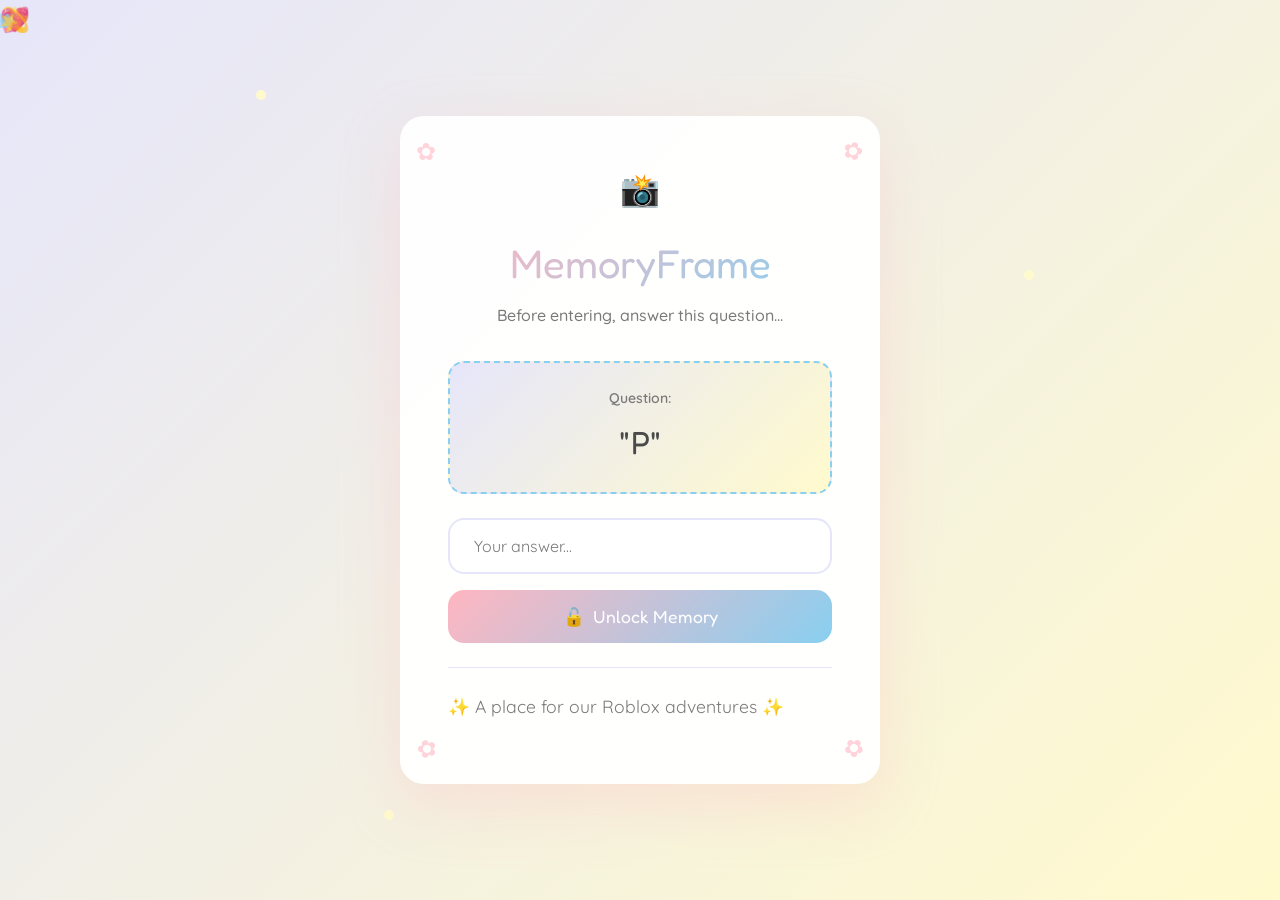
<file: index.html>
<!DOCTYPE html>
<html lang="id">
<head>
    <meta charset="UTF-8">
    <meta name="viewport" content="width=device-width, initial-scale=1.0">
    <title>MemoryFrame - Unlock Your Memories</title>
    <link rel="preconnect" href="https://fonts.googleapis.com">
    <link rel="preconnect" href="https://fonts.gstatic.com" crossorigin>
    <link href="https://fonts.googleapis.com/css2?family=Fredoka+One&family=Quicksand:wght@400;500;600;700&display=swap" rel="stylesheet">
    <link rel="stylesheet" href="css/style.css">
    <link rel="stylesheet" href="css/animations.css">
</head>
<body>
    <!-- Floating Background Elements -->
    <div class="bg-decoration">
        <div class="floating-element heart">❤</div>
        <div class="floating-element star">★</div>
        <div class="floating-element heart">💖</div>
        <div class="floating-element star">✨</div>
        <div class="floating-element heart">💕</div>
        <div class="floating-element pixel-roblox">■</div>
        <div class="floating-element star">⭐</div>
        <div class="floating-element heart">💗</div>
        <div class="floating-element pixel-roblox">◆</div>
        <div class="floating-element star">💫</div>
        <div class="sparkle sparkle-1"></div>
        <div class="sparkle sparkle-2"></div>
        <div class="sparkle sparkle-3"></div>
        <div class="sparkle sparkle-4"></div>
        <div class="sparkle sparkle-5"></div>
    </div>

    <!-- Password Gate Container (original + Firebase fallback) -->
    <div class="password-gate">
        <div class="gate-card">
            <!-- Decorative corners -->
            <div class="corner-decor top-left">✿</div>
            <div class="corner-decor top-right">✿</div>
            <div class="corner-decor bottom-left">✿</div>
            <div class="corner-decor bottom-right">✿</div>
            
            <!-- Main Content -->
            <div class="gate-content">
                <div class="logo-section">
                    <div class="logo-icon">📸</div>
                    <h1 class="title">MemoryFrame</h1>
                    <p class="subtitle">Before entering, answer this question...</p>
                </div>

                <div class="question-box">
                    <span class="question-label">Question:</span>
                    <div class="question-text">"P"</div>
                </div>

                <div class="input-section">
                    <input 
                        type="password" 
                        id="passwordInput" 
                        class="password-input" 
                        placeholder="Your answer..."
                        autocomplete="off"
                    >
                    <button id="unlockBtn" class="unlock-btn">
                        <span class="btn-icon">🔓</span>
                        <span class="btn-text">Unlock Memory</span>
                    </button>
                </div>

                <div id="errorMessage" class="error-message">
                    <span class="error-icon">🤔</span>
                    <span class="error-text">Humm... nope!</span>
                </div>

                <div id="successMessage" class="success-message">
                    <span class="success-icon">🎉</span>
                    <span class="success-text">Welcome to my memories!</span>
                </div>
            </div>

            <!-- Decorative bottom -->
            <div class="gate-footer">
                <p class="footer-text">✨ A place for our Roblox adventures ✨</p>
            </div>
        </div>
    </div>

    <script src="js/password.js"></script>
</body>
</html>
</file>
<file: css/style.css>
/* MemoryFrame - Main Stylesheet */
:root { --pastel-pink: #FFB6C1; --baby-blue: #89CFF0; --pastel-yellow: #FFFACD; --lavender: #E6E6FA; --mint-green: #98FB98; --soft-white: #FFF9F9; --dark-text: #4A4A4A; --light-text: #7A7A7A; --shadow-color: rgba(255, 182, 193, 0.3); }
* { margin: 0; padding: 0; box-sizing: border-box; }
html { scroll-behavior: smooth; }
body { font-family: 'Quicksand', sans-serif; background: var(--soft-white); color: var(--dark-text); line-height: 1.6; overflow-x: hidden; }
h1, h2, h3, h4 { font-family: 'Fredoka One', cursive; font-weight: 400; }
.bg-decoration { position: fixed; top: 0; left: 0; width: 100%; height: 100%; pointer-events: none; z-index: 0; overflow: hidden; }
.floating-element { position: absolute; font-size: 1.5rem; opacity: 0.6; animation: float 6s ease-in-out infinite; }
.floating-element.heart { color: var(--pastel-pink); }
.floating-element.star { color: var(--pastel-yellow); }
.floating-element.pixel-roblox { color: var(--baby-blue); font-family: monospace; }
@keyframes float { 0%, 100% { transform: translateY(0) rotate(0deg); } 50% { transform: translateY(-20px) rotate(10deg); } }
.sparkle { position: absolute; width: 10px; height: 10px; background: var(--pastel-yellow); border-radius: 50%; animation: sparkle 2s ease-in-out infinite; }
.sparkle-1 { top: 10%; left: 20%; }
.sparkle-2 { top: 30%; left: 80%; animation-delay: 0.5s; }
.sparkle-3 { top: 50%; left: 40%; animation-delay: 1s; }
.sparkle-4 { top: 70%; left: 60%; animation-delay: 1.5s; }
.sparkle-5 { top: 90%; left: 30%; animation-delay: 2s; }
@keyframes sparkle { 0%, 100% { opacity: 0; transform: scale(0); } 50% { opacity: 1; transform: scale(1); } }
.password-gate { min-height: 100vh; display: flex; align-items: center; justify-content: center; padding: 20px; background: linear-gradient(135deg, #E6E6FA 0%, #FFFACD 100%); }
.gate-card { background: rgba(255, 255, 255, 0.95); border-radius: 24px; padding: 48px; max-width: 480px; width: 100%; box-shadow: 0 20px 60px var(--shadow-color); position: relative; animation: cardAppear 0.6s ease-out; }
@keyframes cardAppear { from { opacity: 0; transform: translateY(30px); } to { opacity: 1; transform: translateY(0); } }
.corner-decor { position: absolute; font-size: 1.5rem; color: var(--pastel-pink); opacity: 0.6; }
.corner-decor.top-left { top: 16px; left: 16px; }
.corner-decor.top-right { top: 16px; right: 16px; transform: rotate(90deg); }
.corner-decor.bottom-left { bottom: 16px; left: 16px; transform: rotate(-90deg); }
.corner-decor.bottom-right { bottom: 16px; right: 16px; transform: rotate(180deg); }
.gate-content { text-align: center; }
.logo-section { margin-bottom: 32px; }
.logo-icon { font-size: 4rem; display: block; margin-bottom: 16px; animation: bounce 2s ease-in-out infinite; }
@keyframes bounce { 0%, 100% { transform: translateY(0); } 50% { transform: translateY(-10px); } }
.title { font-size: 2.5rem; background: linear-gradient(135deg, #FFB6C1 0%, #89CFF0 100%); -webkit-background-clip: text; -webkit-text-fill-color: transparent; background-clip: text; margin-bottom: 8px; }
.subtitle { color: var(--light-text); font-size: 1rem; font-weight: 500; }
.question-box { background: linear-gradient(135deg, #E6E6FA 0%, #FFFACD 100%); border-radius: 16px; padding: 24px; margin: 24px 0; border: 2px dashed var(--baby-blue); }
.question-label { display: block; font-size: 0.875rem; color: var(--light-text); margin-bottom: 8px; font-weight: 600; }
.question-text { font-family: 'Fredoka One', cursive; font-size: 2rem; }
.input-section { margin: 24px 0; }
.password-input { width: 100%; padding: 16px 24px; border: 2px solid var(--lavender); border-radius: 16px; font-size: 1rem; font-family: 'Quicksand', sans-serif; transition: all 0.3s ease; background: white; }
.password-input:focus { outline: none; border-color: var(--pastel-pink); box-shadow: 0 0 0 4px rgba(255, 182, 193, 0.2); }
.password-input::placeholder { color: var(--light-text); }
.unlock-btn { width: 100%; padding: 16px 32px; margin-top: 16px; background: linear-gradient(135deg, #FFB6C1 0%, #89CFF0 100%); border: none; border-radius: 16px; font-size: 1.1rem; font-family: 'Fredoka One', cursive; color: white; cursor: pointer; transition: all 0.3s ease; display: flex; align-items: center; justify-content: center; gap: 8px; }
.unlock-btn:hover { transform: translateY(-2px); box-shadow: 0 8px 24px var(--shadow-color); }
.error-message, .success-message { display: none; align-items: center; justify-content: center; gap: 8px; padding: 16px; border-radius: 12px; margin-top: 16px; }
.error-message { background: #FFE4E1; color: #D4605A; }
.success-message { background: #E0FFE0; color: #4CAF50; }
.error-message.show, .success-message.show { display: flex; }
@keyframes shake { 0%, 100% { transform: translateX(0); } 25% { transform: translateX(-10px); } 75% { transform: translateX(10px); } }
@keyframes scaleIn { from { transform: scale(0.8); opacity: 0; } to { transform: scale(1); opacity: 1; } }
.gate-footer { margin-top: 24px; padding-top: 24px; border-top: 1px solid var(--lavender); }
.footer-text { font-size: 0.875rem; color: var(--light-text); }

.auth-container { min-height: 100vh; display: flex; align-items: center; justify-content: center; padding: 20px; }
.auth-card { max-width: 420px; }
.auth-form { display: flex; flex-direction: column; gap: 16px; }
.form-group { display: flex; flex-direction: column; }
.form-group input { padding: 16px; border: 2px solid var(--lavender); border-radius: 12px; font-size: 1rem; transition: border-color 0.3s; }
.form-group input:focus { outline: none; border-color: var(--pastel-pink); }
.admin-checkbox { display: flex; align-items: center; gap: 8px; font-size: 0.9rem; color: var(--light-text); cursor: pointer; }
.auth-message { padding: 12px; border-radius: 8px; margin-top: 12px; text-align: center; }
.auth-message.loading { background: var(--mint-green); color: var(--dark-text); }
.auth-message.success { background: #E0FFE0; color: #4CAF50; }
.auth-message.error { background: #FFE4E1; color: #D4605A; }
.switch-link { text-align: center; color: var(--light-text); cursor: pointer; margin: 16px 0; font-size: 0.9rem; }
.switch-link:hover { color: var(--pastel-pink); }
.forgot-password { background: none; border: none; color: var(--baby-blue); font-size: 0.9rem; cursor: pointer; text-decoration: underline; align-self: center; }
.role-badge { padding: 4px 12px; border-radius: 20px; font-size: 0.8rem; font-weight: 600; }
.role-badge.admin { background: #FF6B81; color: white; }
.role-badge.user { background: var(--mint-green); color: var(--dark-text); }
.main-header { position: fixed; top: 0; left: 0; right: 0; background: rgba(255, 255, 255, 0.95); backdrop-filter: blur(10px); z-index: 1000; box-shadow: 0 2px 20px var(--shadow-color); }
.header-content { max-width: 1200px; margin: 0 auto; padding: 16px 24px; display: flex; align-items: center; justify-content: space-between; }
.logo { display: flex; align-items: center; gap: 12px; }
.logo-icon { font-size: 2rem; }
.logo-text { font-size: 1.5rem; background: linear-gradient(135deg, #FFB6C1 0%, #89CFF0 100%); -webkit-background-clip: text; -webkit-text-fill-color: transparent; background-clip: text; }
.main-nav { display: flex; align-items: center; gap: 24px; }
.nav-link { text-decoration: none; color: var(--dark-text); font-weight: 600; font-size: 0.95rem; transition: all 0.3s ease; position: relative; }
.nav-link::after { content: ''; position: absolute; bottom: -4px; left: 0; width: 0; height: 2px; background: var(--pastel-pink); transition: width 0.3s ease; }
.nav-link:hover::after { width: 100%; }
.nav-link:hover { color: var(--pastel-pink); }
.nav-btn { background: linear-gradient(135deg, #FFB6C1 0%, #89CFF0 100%); color: white !important; padding: 10px 20px; border-radius: 20px; }
.nav-btn::after { display: none; }
.nav-btn:hover { transform: translateY(-2px); box-shadow: 0 4px 12px var(--shadow-color); }
.mobile-menu-btn { display: none; background: none; border: none; font-size: 1.5rem; cursor: pointer; }
.hero-section { min-height: 60vh; display: flex; align-items: center; justify-content: center; text-align: center; padding: 120px 24px 60px; background: linear-gradient(135deg, #E6E6FA 0%, #FFFACD 100%); position: relative; z-index: 1; }
.hero-content { max-width: 800px; }
.hero-title { font-size: 3rem; margin-bottom: 16px; background: linear-gradient(135deg, #FFB6C1 0%, #89CFF0 100%); -webkit-background-clip: text; -webkit-text-fill-color: transparent; background-clip: text; animation: fadeInUp 0.8s ease-out; }
.hero-subtitle { font-size: 1.25rem; color: var(--light-text); margin-bottom: 24px; animation: fadeInUp 0.8s ease-out 0.2s both; }
.hero-decoration { display: flex; justify-content: center; gap: 16px; animation: fadeInUp 0.8s ease-out 0.4s both; }
.hero-emoji { font-size: 2rem; animation: emojiFloat 3s ease-in-out infinite; }
.hero-emoji:nth-child(1) { animation-delay: 0s; }
.hero-emoji:nth-child(2) { animation-delay: 0.5s; }
.hero-emoji:nth-child(3) { animation-delay: 1s; }
.hero-emoji:nth-child(4) { animation-delay: 1.5s; }
.hero-emoji:nth-child(5) { animation-delay: 2s; }
@keyframes emojiFloat { 0%, 100% { transform: translateY(0); } 50% { transform: translateY(-10px); } }
@keyframes fadeInUp { from { opacity: 0; transform: translateY(20px); } to { opacity: 1; transform: translateY(0); } }
.section { padding: 80px 24px; position: relative; z-index: 1; }
.section-container { max-width: 1200px; margin: 0 auto; }
.section-header { text-align: center; margin-bottom: 48px; }
.section-title { font-size: 2.5rem; margin-bottom: 8px; }
.section-subtitle { color: var(--light-text); font-size: 1.1rem; }
.gallery-section { background: white; }
.gallery-grid { display: grid; grid-template-columns: repeat(auto-fill, minmax(300px, 1fr)); gap: 24px; }
.gallery-item { opacity: 0; transform: translateY(30px); transition: all 0.6s ease-out; }
.gallery-item.visible { opacity: 1; transform: translateY(0); }
.photo-frame { position: relative; border-radius: 16px; overflow: hidden; box-shadow: 0 8px 32px var(--shadow-color); cursor: pointer; transition: transform 0.3s ease; }
.photo-frame:hover { transform: translateY(-8px); }
.gallery-img { width: 100%; height: 250px; object-fit: cover; display: block; }
.photo-overlay { position: absolute; bottom: 0; left: 0; right: 0; background: linear-gradient(transparent, rgba(0, 0, 0, 0.7)); padding: 40px 16px 16px; transform: translateY(100%); transition: transform 0.3s ease; }
.photo-frame:hover .photo-overlay { transform: translateY(0); }
.photo-caption { color: white; font-weight: 600; text-align: center; }
.videos-section { background: linear-gradient(135deg, #E6E6FA 0%, #FFFACD 100%); }
.videos-grid { display: grid; grid-template-columns: repeat(auto-fill, minmax(400px, 1fr)); gap: 24px; }
.video-card { background: white; border-radius: 16px; overflow: hidden; box-shadow: 0 8px 32px var(--shadow-color); }
.video-placeholder { height: 250px; background: var(--lavender); display: flex; flex-direction: column; align-items: center; justify-content: center; gap: 16px; }
.video-icon { font-size: 4rem; }
.video-info { padding: 20px; }
.video-title { font-size: 1.25rem; margin-bottom: 8px; }
.video-date { color: var(--light-text); font-size: 0.875rem; }
.timeline-section { background: white; }
.timeline { position: relative; max-width: 800px; margin: 0 auto; }
.timeline::before { content: ''; position: absolute; left: 50%; transform: translateX(-50%); width: 4px; height: 100%; background: var(--lavender); border-radius: 2px; }
.timeline-item { position: relative; padding: 24px; width: 50%; opacity: 0; transform: translateY(30px); transition: all 0.6s ease-out; }
.timeline-item.visible { opacity: 1; transform: translateY(0); }
.timeline-item:nth-child(odd) { left: 0; text-align: right; }
.timeline-item:nth-child(even) { left: 50%; text-align: left; }
.timeline-marker { position: absolute; width: 20px; height: 20px; background: var(--pastel-pink); border-radius: 50%; top: 32px; border: 4px solid white; box-shadow: 0 2px 8px var(--shadow-color); }
.timeline-item:nth-child(odd) .timeline-marker { right: -10px; }
.timeline-item:nth-child(even) .timeline-marker { left: -10px; }
.timeline-content { background: white; padding: 24px; border-radius: 16px; box-shadow: 0 4px 20px var(--shadow-color); }
.timeline-date { font-size: 0.875rem; color: var(--pastel-pink); font-weight: 600; margin-bottom: 8px; }
.timeline-title { font-size: 1.25rem; margin-bottom: 8px; }
.timeline-desc { color: var(--light-text); font-size: 0.95rem; }
.polaroid-section { background: linear-gradient(135deg, #98FB98 0%, #89CFF0 100%); }
.polaroid-grid { display: grid; grid-template-columns: repeat(auto-fit, minmax(350px, 1fr)); gap: 40px; justify-items: center; }
.polaroid-card { background: white; padding: 24px; border-radius: 4px; box-shadow: 0 8px 32px rgba(0, 0, 0, 0.15); transform: rotate(-2deg); transition: all 0.3s ease; cursor: pointer; opacity: 0; max-width: 380px; position: relative; }
.polaroid-card.visible { opacity: 1; transform: translateY(0) rotate(-2deg); }
.polaroid-card:nth-child(even) { transform: rotate(2deg); }
.polaroid-card:nth-child(even).visible { transform: translateY(0) rotate(2deg); }
.polaroid-card:hover { transform: scale(1.05) rotate(0deg) !important; z-index: 10; box-shadow: 0 16px 48px rgba(0, 0, 0, 0.2); }
.polaroid-photo { width: 100%; max-width: 340px; height: auto; max-height: 420px; overflow: hidden; border-radius: 2px; background: #f0f0f0; }
.polaroid-photo img { width: 100%; height: auto; object-fit: contain; }
.polaroid-caption { position: relative; margin-top: 12px; text-align: center; }
.polaroid-caption p { font-family: 'Quicksand', sans-serif; font-size: 0.95rem; margin-bottom: 4px; }
.polaroid-date { font-size: 0.75rem; color: var(--light-text); }
.upload-section { background: white; }
.upload-form-container { max-width: 600px; margin: 0 auto; background: var(--soft-white); padding: 40px; border-radius: 24px; box-shadow: 0 8px 32px var(--shadow-color); }
.upload-form { display: flex; flex-direction: column; gap: 20px; }
.form-group { display: flex; flex-direction: column; gap: 8px; }
.form-group label { font-weight: 600; }
.form-group input, .form-group select, .form-group textarea { padding: 14px 18px; border: 2px solid var(--lavender); border-radius: 12px; font-size: 1rem; font-family: 'Quicksand', sans-serif; transition: all 0.3s ease; background: white; }
.form-group input:focus, .form-group select:focus, .form-group textarea:focus { outline: none; border-color: var(--pastel-pink); box-shadow: 0 0 0 4px rgba(255, 182, 193, 0.2); }
.form-group textarea { resize: vertical; min-height: 100px; }
.submit-btn { padding: 16px 32px; background: linear-gradient(135deg, #FFB6C1 0%, #89CFF0 100%); border: none; border-radius: 16px; font-size: 1.1rem; font-family: 'Fredoka One', cursive; color: white; cursor: pointer; transition: all 0.3s ease; display: flex; align-items: center; justify-content: center; gap: 8px; }
.submit-btn:hover { transform: translateY(-2px); box-shadow: 0 8px 24px var(--shadow-color); }
.main-footer { background: var(--dark-text); color: white; padding: 48px 24px; text-align: center; position: relative; z-index: 1; }
.footer-text { font-size: 1.1rem; margin-bottom: 16px; }
.footer-decoration { display: flex; justify-content: center; gap: 16px; font-size: 1.5rem; margin-bottom: 16px; }
.footer-copyright { font-size: 0.875rem; opacity: 0.7; }
.modal { display: none; position: fixed; top: 0; left: 0; width: 100%; height: 100%; background: rgba(0, 0, 0, 0.7); z-index: 2000; align-items: center; justify-content: center; padding: 24px; }
.modal.show { display: flex; }
.modal-content { background: white; border-radius: 24px; max-width: 600px; width: 100%; max-height: 90vh; overflow-y: auto; position: relative; animation: modalIn 0.3s ease; }
@keyframes modalIn { from { opacity: 0; transform: scale(0.9); } to { opacity: 1; transform: scale(1); } }
.modal-close { position: absolute; top: 16px; right: 16px; font-size: 2rem; cursor: pointer; color: var(--light-text); z-index: 10; }
.modal-close:hover { color: var(--pastel-pink); }
.modal-body { padding: 24px; }
.modal-body img { width: 100%; border-radius: 16px; margin-bottom: 16px; }
.modal-info { margin-bottom: 16px; }
.modal-info h3 { font-size: 1.5rem; margin-bottom: 8px; }
.modal-info p { color: var(--light-text); }
.modal-actions { display: flex; gap: 12px; margin-bottom: 24px; }
.action-btn { flex: 1; padding: 12px 20px; border: none; border-radius: 12px; font-family: 'Quicksand', sans-serif; font-weight: 600; font-size: 1rem; cursor: pointer; transition: all 0.3s ease; }
.edit-btn { background: var(--baby-blue); color: white; }
.delete-btn { background: var(--pastel-pink); color: white; }
.action-btn:hover { transform: translateY(-2px); }
.comments-section { border-top: 1px solid var(--lavender); padding-top: 16px; }
.comments-section h4 { margin-bottom: 16px; }
.comments-list { max-height: 200px; overflow-y: auto; margin-bottom: 16px; }
.comment-item { padding: 12px; background: var(--soft-white); border-radius: 12px; margin-bottom: 8px; }
.add-comment { display: flex; gap: 8px; }
.add-comment input { flex: 1; padding: 12px 16px; border: 2px solid var(--lavender); border-radius: 12px; font-family: 'Quicksand', sans-serif; }
.add-comment button { padding: 12px 20px; background: var(--pastel-pink); border: none; border-radius: 12px; color: white; font-weight: 600; cursor: pointer; transition: all 0.3s ease; }
.add-comment button:hover { transform: translateY(-2px); }
.pinterest-home { background: linear-gradient(135deg, #FFF9F9 0%, #F0F8FF 100%); padding: 40px 24px 80px; }
.home-masonry { column-count: 5; column-gap: 16px; max-width: 1600px; margin: 0 auto; }
.home-pin { break-inside: avoid; margin-bottom: 16px; position: relative; border-radius: 20px; overflow: hidden; cursor: pointer; transition: transform 0.3s ease, box-shadow 0.3s ease; background: white; box-shadow: 0 4px 15px rgba(0,0,0,0.08); }
.home-pin:hover { transform: translateY(-8px); box-shadow: 0 16px 40px rgba(0,0,0,0.15); }
.home-pin img { width: 100%; display: block; transition: transform 0.4s ease; }
.home-pin:hover img { transform: scale(1.05); }
.home-pin-overlay { position: absolute; bottom: 0; left: 0; right: 0; background: linear-gradient(transparent, rgba(0,0,0,0.75)); padding: 50px 14px 14px; opacity: 0; transition: opacity 0.3s ease; }
.home-pin:hover .home-pin-overlay { opacity: 1; }
.home-pin-overlay .pin-title { color: white; font-weight: 600; font-size: 0.9rem; margin-bottom: 4px; }
.home-pin-overlay .pin-stats { display: flex; gap: 10px; color: white; font-size: 0.8rem; opacity: 0.9; }
.home-pin-like { position: absolute; top: 10px; right: 10px; width: 36px; height: 36px; border-radius: 50%; background: white; border: none; cursor: pointer; display: flex; align-items: center; justify-content: center; font-size: 1.1rem; opacity: 0; transform: scale(0.7); transition: all 0.3s ease; box-shadow: 0 2px 8px rgba(0,0,0,0.2); }
.home-pin:hover .home-pin-like { opacity: 1; transform: scale(1); }
.home-pin-like.liked { background: #FF6B81; color: white; }
@media (max-width: 1400px) { .home-masonry { column-count: 4; } }
@media (max-width: 1100px) { .home-masonry { column-count: 3; } }
@media (max-width: 768px) { .main-nav { display: none; } .main-nav.active { display: flex; flex-direction: column; position: absolute; top: 100%; left: 0; right: 0; background: white; padding: 24px; box-shadow: 0 8px 24px var(--shadow-color); } .mobile-menu-btn { display: block; } .hero-title { font-size: 2rem; } .section-title { font-size: 2rem; } .timeline::before { left: 20px; } .timeline-item { width: 100%; left: 0 !important; text-align: left !important; padding-left: 50px; } .timeline-marker { left: 10px !important; right: auto !important; } .gallery-grid, .videos-grid { grid-template-columns: 1fr; } .polaroid-grid { grid-template-columns: 1fr; } .gate-card { padding: 32px 24px; } .title { font-size: 2rem; } .home-masonry { column-count: 2; } }
@media (max-width: 480px) { .hero-title { font-size: 1.75rem; } .section { padding: 60px 16px; } .polaroid-card { transform: rotate(0deg) !important; } }

/* Bloom Loader Styles */
#bloom-loader {
    position: fixed;
    top: 0;
    left: 0;
    width: 100%;
    height: 100%;
    background: linear-gradient(135deg, #FFF9F9 0%, #E6E6FA 50%, #FFFACD 100%);
    display: flex;
    flex-direction: column;
    align-items: center;
    justify-content: center;
    z-index: 9999;
    transition: opacity 0.8s ease;
}

#bloom-loader.hidden {
    opacity: 0;
    pointer-events: none;
}

#bloom-loader .flower {
    position: relative;
    width: 120px;
    height: 120px;
    animation: bloom 2s ease-in-out infinite;
}

@keyframes bloom {
    0%, 100% { transform: scale(1) rotate(0deg); }
    50% { transform: scale(1.1) rotate(10deg); }
}

#bloom-loader .petal-wrap {
    position: absolute;
    width: 100%;
    height: 100%;
    top: 0;
    left: 0;
}

#bloom-loader .petal {
    position: absolute;
    width: 40px;
    height: 60px;
    background: linear-gradient(135deg, #FFB6C1 0%, #FF69B4 100%);
    border-radius: 50% 50% 50% 50% / 60% 60% 40% 40%;
    left: 50%;
    top: 50%;
    transform-origin: center bottom;
    box-shadow: 0 4px 15px rgba(255, 105, 180, 0.4);
}

#bloom-loader .petal-wrap.p1 .petal { transform: translate(-50%, -100%) rotate(0deg); animation: petalBloom 2s ease-in-out infinite; }
#bloom-loader .petal-wrap.p2 .petal { transform: translate(-50%, -100%) rotate(60deg); animation: petalBloom 2s ease-in-out infinite 0.1s; }
#bloom-loader .petal-wrap.p3 .petal { transform: translate(-50%, -100%) rotate(120deg); animation: petalBloom 2s ease-in-out infinite 0.2s; }
#bloom-loader .petal-wrap.p4 .petal { transform: translate(-50%, -100%) rotate(180deg); animation: petalBloom 2s ease-in-out infinite 0.3s; }
#bloom-loader .petal-wrap.p5 .petal { transform: translate(-50%, -100%) rotate(240deg); animation: petalBloom 2s ease-in-out infinite 0.4s; }
#bloom-loader .petal-wrap.p6 .petal { transform: translate(-50%, -100%) rotate(300deg); animation: petalBloom 2s ease-in-out infinite 0.5s; }

@keyframes petalBloom {
    0%, 100% { transform: translate(-50%, -100%) rotate(var(--rotate, 0deg)) scale(1); }
    50% { transform: translate(-50%, -100%) rotate(var(--rotate, 0deg)) scale(1.1); }
}

#bloom-loader .petal-wrap.p1 { --rotate: 0deg; }
#bloom-loader .petal-wrap.p2 { --rotate: 60deg; }
#bloom-loader .petal-wrap.p3 { --rotate: 120deg; }
#bloom-loader .petal-wrap.p4 { --rotate: 180deg; }
#bloom-loader .petal-wrap.p5 { --rotate: 240deg; }
#bloom-loader .petal-wrap.p6 { --rotate: 300deg; }

#bloom-loader .center {
    position: absolute;
    width: 40px;
    height: 40px;
    background: linear-gradient(135deg, #FFD700 0%, #FFA500 100%);
    border-radius: 50%;
    top: 50%;
    left: 50%;
    transform: translate(-50%, -50%);
    box-shadow: 0 2px 10px rgba(255, 165, 0, 0.5);
}

#bloom-loader .stem {
    position: absolute;
    width: 8px;
    height: 60px;
    background: linear-gradient(to bottom, #98FB98, #32CD32);
    bottom: -40px;
    left: 50%;
    transform: translateX(-50%);
    border-radius: 4px;
}

#bloom-loader .bloom-text {
    margin-top: 80px;
    text-align: center;
    animation: fadeInUp 0.8s ease-out;
}

#bloom-loader .bloom-text h1 {
    font-family: 'Fredoka One', cursive;
    font-size: 2.5rem;
    background: linear-gradient(135deg, #FFB6C1 0%, #89CFF0 50%, #98FB98 100%);
    -webkit-background-clip: text;
    -webkit-text-fill-color: transparent;
    background-clip: text;
    margin-bottom: 8px;
}

#bloom-loader .bloom-text p {
    font-family: 'Quicksand', sans-serif;
    color: #7A7A7A;
    font-size: 1rem;
}
</file>
<file: css/animations.css>
/* MemoryFrame - Animations */

/* Fade In Animation */
@keyframes fadeIn {
    from { opacity: 0; transform: translateY(20px); }
    to { opacity: 1; transform: translateY(0); }
}

.fade-in {
    animation: fadeIn 0.6s ease-out forwards;
}

/* Floating Animation */
@keyframes float {
    0%, 100% { transform: translateY(0) rotate(0deg); }
    50% { transform: translateY(-20px) rotate(10deg); }
}

/* Bounce Animation */
@keyframes bounce {
    0%, 100% { transform: translateY(0); }
    50% { transform: translateY(-10px); }
}

/* Pulse Animation */
@keyframes pulse {
    0%, 100% { transform: scale(1); }
    50% { transform: scale(1.05); }
}

/* Shake Animation */
@keyframes shake {
    0%, 100% { transform: translateX(0); }
    10%, 30%, 50%, 70%, 90% { transform: translateX(-5px); }
    20%, 40%, 60%, 80% { transform: translateX(5px); }
}

/* Heart Beat */
@keyframes heartBeat {
    0% { transform: scale(1); }
    14% { transform: scale(1.3); }
    28% { transform: scale(1); }
    42% { transform: scale(1.3); }
    70% { transform: scale(1); }
}

/* Sparkle Animation */
@keyframes sparkle {
    0%, 100% { opacity: 0; transform: scale(0) rotate(0deg); }
    50% { opacity: 1; transform: scale(1) rotate(180deg); }
}

/* Slide In From Left */
@keyframes slideInLeft {
    from { opacity: 0; transform: translateX(-50px); }
    to { opacity: 1; transform: translateX(0); }
}

/* Slide In From Right */
@keyframes slideInRight {
    from { opacity: 0; transform: translateX(50px); }
    to { opacity: 1; transform: translateX(0); }
}

/* Scale In */
@keyframes scaleIn {
    from { opacity: 0; transform: scale(0.8); }
    to { opacity: 1; transform: scale(1); }
}

/* Rotate Animation */
@keyframes rotate {
    from { transform: rotate(0deg); }
    to { transform: rotate(360deg); }
}

/* Wiggle */
@keyframes wiggle {
    0%, 100% { transform: rotate(-3deg); }
    50% { transform: rotate(3deg); }
}

/* Glow Animation */
@keyframes glow {
    0%, 100% { box-shadow: 0 0 5px rgba(255, 182, 193, 0.5); }
    50% { box-shadow: 0 0 20px rgba(255, 182, 193, 0.8); }
}

/* Staggered Animation Delays */
.gallery-item:nth-child(1) { animation-delay: 0.1s; }
.gallery-item:nth-child(2) { animation-delay: 0.2s; }
.gallery-item:nth-child(3) { animation-delay: 0.3s; }
.gallery-item:nth-child(4) { animation-delay: 0.4s; }
.gallery-item:nth-child(5) { animation-delay: 0.5s; }
.gallery-item:nth-child(6) { animation-delay: 0.6s; }

.timeline-item:nth-child(1) { animation-delay: 0.1s; }
.timeline-item:nth-child(2) { animation-delay: 0.2s; }
.timeline-item:nth-child(3) { animation-delay: 0.3s; }
.timeline-item:nth-child(4) { animation-delay: 0.4s; }

.polaroid-card:nth-child(1) { animation-delay: 0.1s; }
.polaroid-card:nth-child(2) { animation-delay: 0.2s; }
.polaroid-card:nth-child(3) { animation-delay: 0.3s; }
.polaroid-card:nth-child(4) { animation-delay: 0.4s; }
.polaroid-card:nth-child(5) { animation-delay: 0.5s; }

/* Smooth Scroll Behavior */
html {
    scroll-behavior: smooth;
}

/* Page Transition */
.page-transition {
    animation: fadeIn 0.5s ease-out;
}

/* Hover Effects */
.hover-lift {
    transition: transform 0.3s ease, box-shadow 0.3s ease;
}

.hover-lift:hover {
    transform: translateY(-5px);
    box-shadow: 0 10px 30px rgba(0, 0, 0, 0.15);
}

/* Loading Animation */
.loading-spinner {
    width: 40px;
    height: 40px;
    border: 4px solid #E6E6FA;
    border-top-color: #FFB6C1;
    border-radius: 50%;
    animation: spin 1s linear infinite;
}

@keyframes spin {
    to { transform: rotate(360deg); }
}

/* Typing Effect */
.typing-cursor::after {
    content: '|';
    animation: blink 1s infinite;
}

@keyframes blink {
    0%, 50% { opacity: 1; }
    51%, 100% { opacity: 0; }
}

/* Image Hover Zoom */
.zoom-hover {
    overflow: hidden;
}

.zoom-hover img {
    transition: transform 0.4s ease;
}

.zoom-hover:hover img {
    transform: scale(1.1);
}

/* Card Flip Animation */
.flip-card {
    perspective: 1000px;
}

.flip-card-inner {
    transition: transform 0.6s;
    transform-style: preserve-3d;
}

.flip-card:hover .flip-card-inner {
    transform: rotateY(180deg);
}

/* Notification Pop */
@keyframes notificationPop {
    0% { transform: scale(0); opacity: 0; }
    50% { transform: scale(1.1); }
    100% { transform: scale(1); opacity: 1; }
}

.notification {
    animation: notificationPop 0.4s ease-out;
}
</file>
